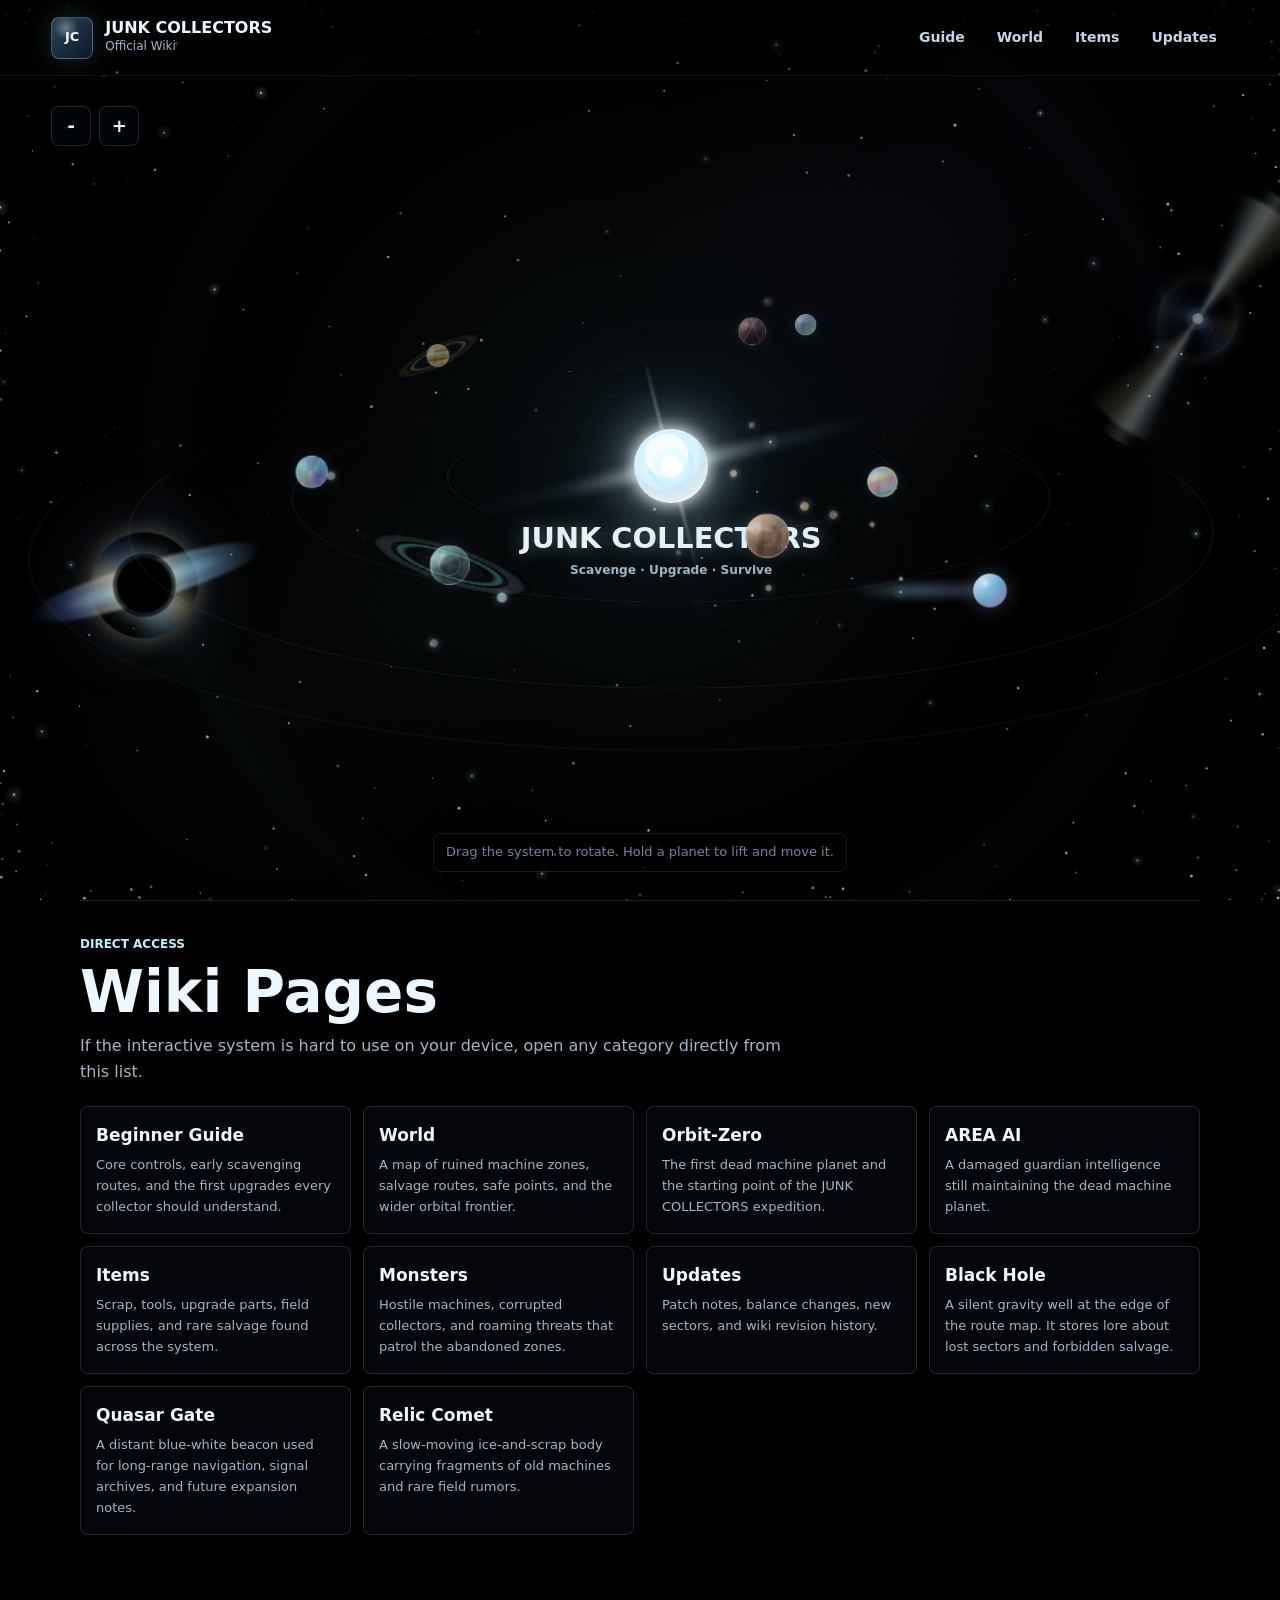
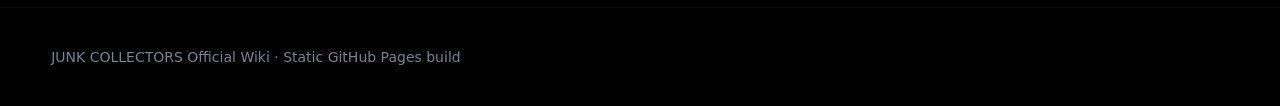
<file: index.html>
<!doctype html>
<html lang="en">
  <head>
    <meta charset="utf-8">
    <meta name="viewport" content="width=device-width, initial-scale=1">
    <title>JUNK COLLECTORS Official Wiki</title>
    <meta
      name="description"
      content="The official wiki hub for JUNK COLLECTORS: an interactive star system with planets, deep-space anomalies, guides, items, monsters, and updates."
    >
    <link rel="stylesheet" href="style.css?v=sphere-quasar-perf-1">
  </head>
  <body>
    <canvas class="starfield" id="starfield" aria-hidden="true"></canvas>

    <header class="site-header">
      <a class="brand" href="index.html" aria-label="JUNK COLLECTORS wiki home">
        <span class="brand-mark" aria-hidden="true">JC</span>
        <span>
          <strong>JUNK COLLECTORS</strong>
          <small>Official Wiki</small>
        </span>
      </a>
      <nav class="top-links" aria-label="Primary pages">
        <a href="pages/beginner-guide.html">Guide</a>
        <a href="pages/world.html">World</a>
        <a href="pages/items.html">Items</a>
        <a href="pages/updates.html">Updates</a>
      </nav>
    </header>

    <main>
      <section class="system-hero" aria-labelledby="site-title">
        <div class="scene-tools" aria-label="System controls">
          <button class="icon-button" type="button" data-zoom="out" aria-label="Zoom out">-</button>
          <button class="icon-button" type="button" data-zoom="in" aria-label="Zoom in">+</button>
        </div>

        <div class="system-stage" id="system-stage" aria-label="Interactive category star system">
          <div class="orbit-field" id="orbit-field">
            <div class="orbit-ring ring-a" aria-hidden="true"></div>
            <div class="orbit-ring ring-b" aria-hidden="true"></div>
            <div class="orbit-ring ring-c" aria-hidden="true"></div>
            <div class="orbit-ring ring-d" aria-hidden="true"></div>

            <button class="star-core" type="button" aria-label="JUNK COLLECTORS center hub">
              <span class="star-energy" aria-hidden="true"></span>
            </button>
            <div class="star-copy">
              <h1 class="star-title" id="site-title">JUNK COLLECTORS</h1>
              <p class="star-subtitle">Scavenge &middot; Upgrade &middot; Survive</p>
            </div>
          </div>
        </div>

        <aside class="info-panel" id="info-panel" aria-live="polite" aria-label="Selected wiki category" hidden>
          <button class="panel-close" type="button" aria-label="Close information panel">×</button>
          <span class="panel-kicker" id="panel-kicker">Wiki Category</span>
          <h2 id="panel-title">Beginner Guide</h2>
          <p id="panel-description"></p>
          <a class="read-more" id="panel-link" href="#">Read More</a>
        </aside>

        <div class="drag-hint">
          Drag the system to rotate. Hold a planet to lift and move it.
        </div>
      </section>

      <section class="fallback-links" aria-labelledby="wiki-links-title">
        <div class="section-label">Direct Access</div>
        <h2 id="wiki-links-title">Wiki Pages</h2>
        <p>
          If the interactive system is hard to use on your device, open any category directly from this list.
        </p>
        <nav class="page-grid" id="page-grid" aria-label="All wiki pages"></nav>
      </section>
    </main>

    <footer class="site-footer">
      <p>JUNK COLLECTORS Official Wiki · Static GitHub Pages build</p>
    </footer>

    <script src="script.js?v=sphere-quasar-perf-1"></script>
  </body>
</html>
</file>
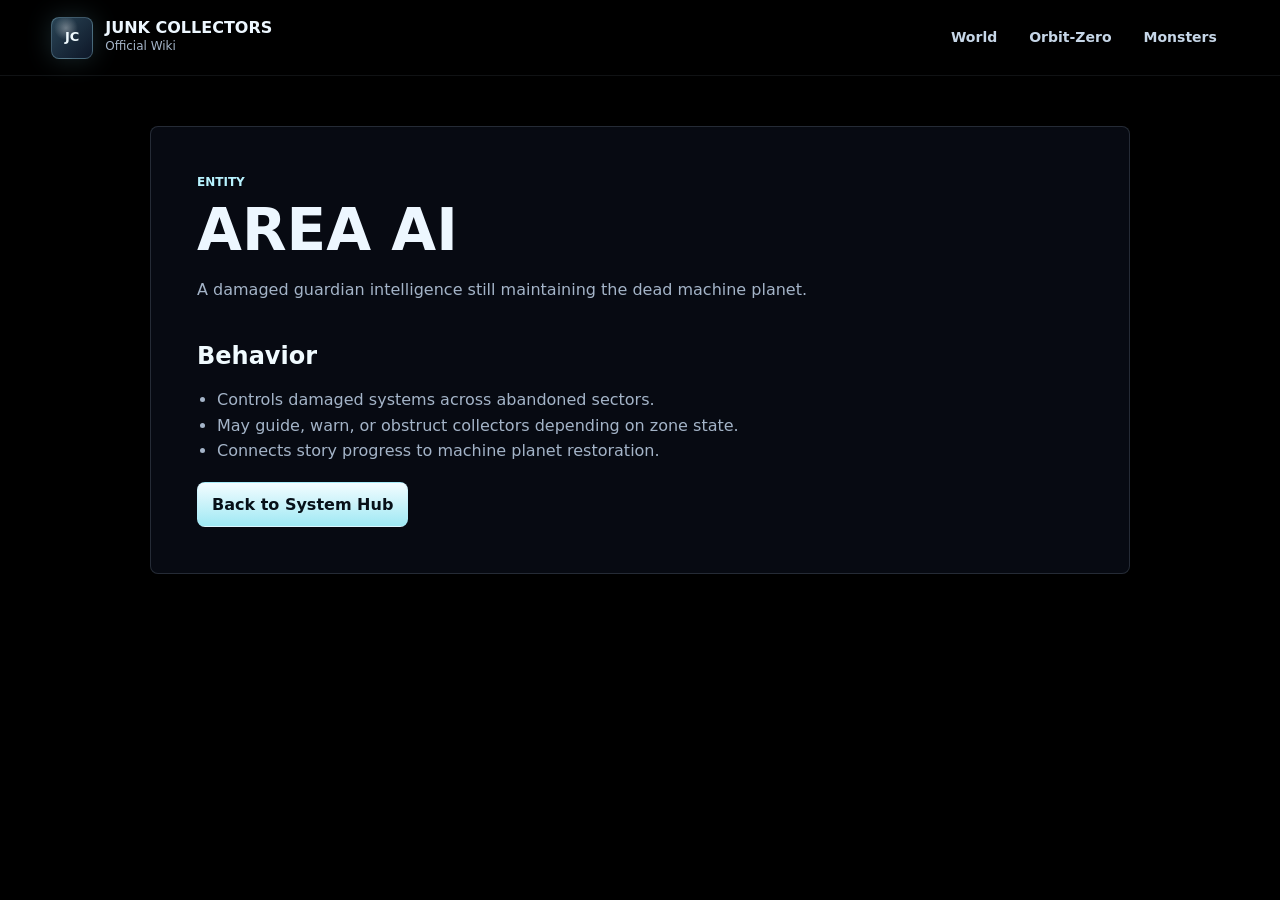
<file: pages/area-ai.html>
<!doctype html>
<html lang="en">
  <head>
    <meta charset="utf-8">
    <meta name="viewport" content="width=device-width, initial-scale=1">
    <title>AREA AI · JUNK COLLECTORS Wiki</title>
    <link rel="stylesheet" href="../style.css?v=sphere-quasar-perf-1">
  </head>
  <body>
    <header class="site-header">
      <a class="brand" href="../index.html" aria-label="Back to JUNK COLLECTORS hub">
        <span class="brand-mark" aria-hidden="true">JC</span>
        <span><strong>JUNK COLLECTORS</strong><small>Official Wiki</small></span>
      </a>
      <nav class="top-links" aria-label="Primary pages">
        <a href="world.html">World</a>
        <a href="orbit-zero.html">Orbit-Zero</a>
        <a href="monsters.html">Monsters</a>
      </nav>
    </header>
    <main class="doc-main">
      <article class="doc-article">
        <span class="section-label">Entity</span>
        <h1>AREA AI</h1>
        <p>A damaged guardian intelligence still maintaining the dead machine planet.</p>
        <h2>Behavior</h2>
        <ul>
          <li>Controls damaged systems across abandoned sectors.</li>
          <li>May guide, warn, or obstruct collectors depending on zone state.</li>
          <li>Connects story progress to machine planet restoration.</li>
        </ul>
        <a class="doc-back" href="../index.html">Back to System Hub</a>
      </article>
    </main>
  </body>
</html>
</file>
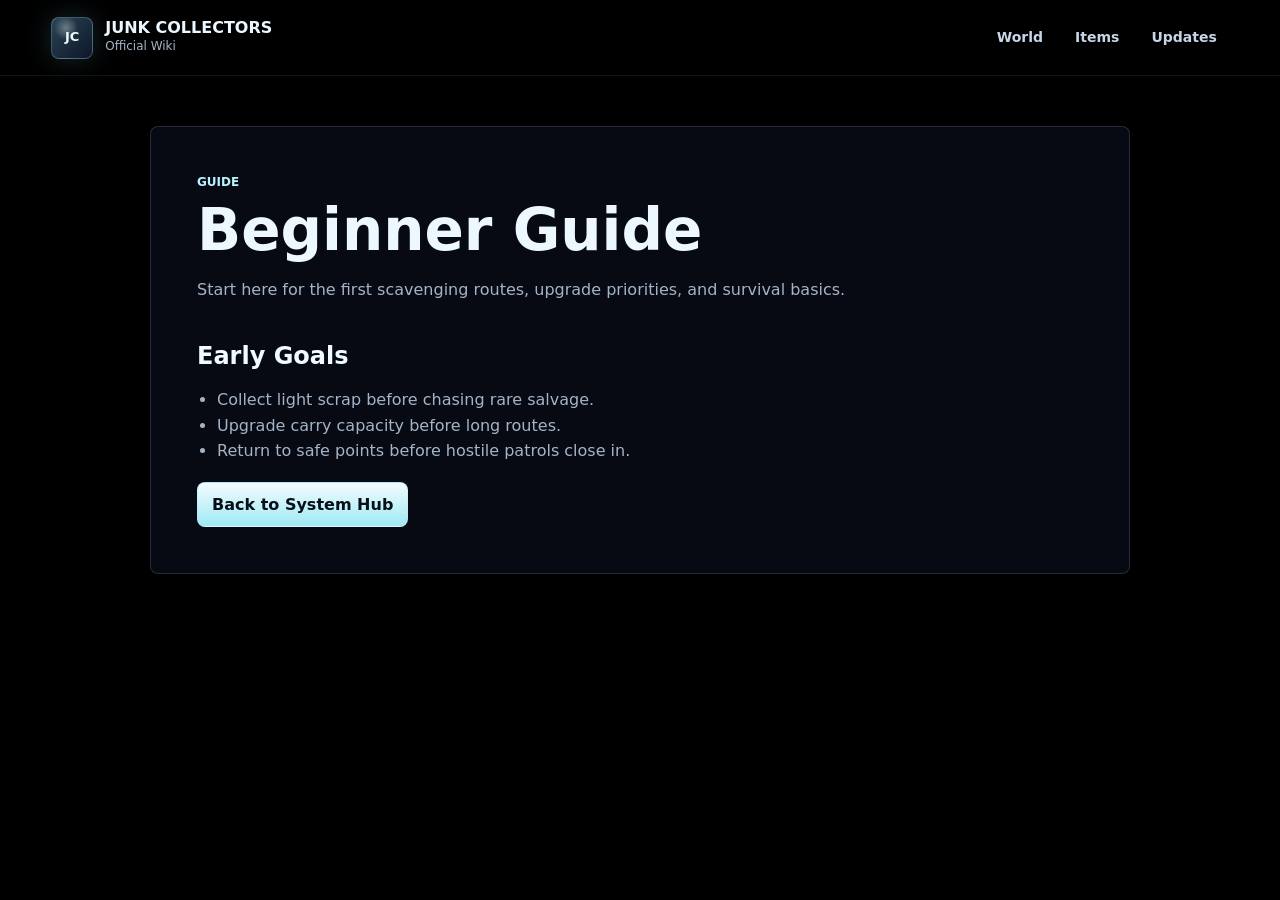
<file: pages/beginner-guide.html>
<!doctype html>
<html lang="en">
  <head>
    <meta charset="utf-8">
    <meta name="viewport" content="width=device-width, initial-scale=1">
    <title>Beginner Guide · JUNK COLLECTORS Wiki</title>
    <link rel="stylesheet" href="../style.css?v=sphere-quasar-perf-1">
  </head>
  <body>
    <header class="site-header">
      <a class="brand" href="../index.html" aria-label="Back to JUNK COLLECTORS hub">
        <span class="brand-mark" aria-hidden="true">JC</span>
        <span><strong>JUNK COLLECTORS</strong><small>Official Wiki</small></span>
      </a>
      <nav class="top-links" aria-label="Primary pages">
        <a href="world.html">World</a>
        <a href="items.html">Items</a>
        <a href="updates.html">Updates</a>
      </nav>
    </header>
    <main class="doc-main">
      <article class="doc-article">
        <span class="section-label">Guide</span>
        <h1>Beginner Guide</h1>
        <p>Start here for the first scavenging routes, upgrade priorities, and survival basics.</p>
        <h2>Early Goals</h2>
        <ul>
          <li>Collect light scrap before chasing rare salvage.</li>
          <li>Upgrade carry capacity before long routes.</li>
          <li>Return to safe points before hostile patrols close in.</li>
        </ul>
        <a class="doc-back" href="../index.html">Back to System Hub</a>
      </article>
    </main>
  </body>
</html>
</file>
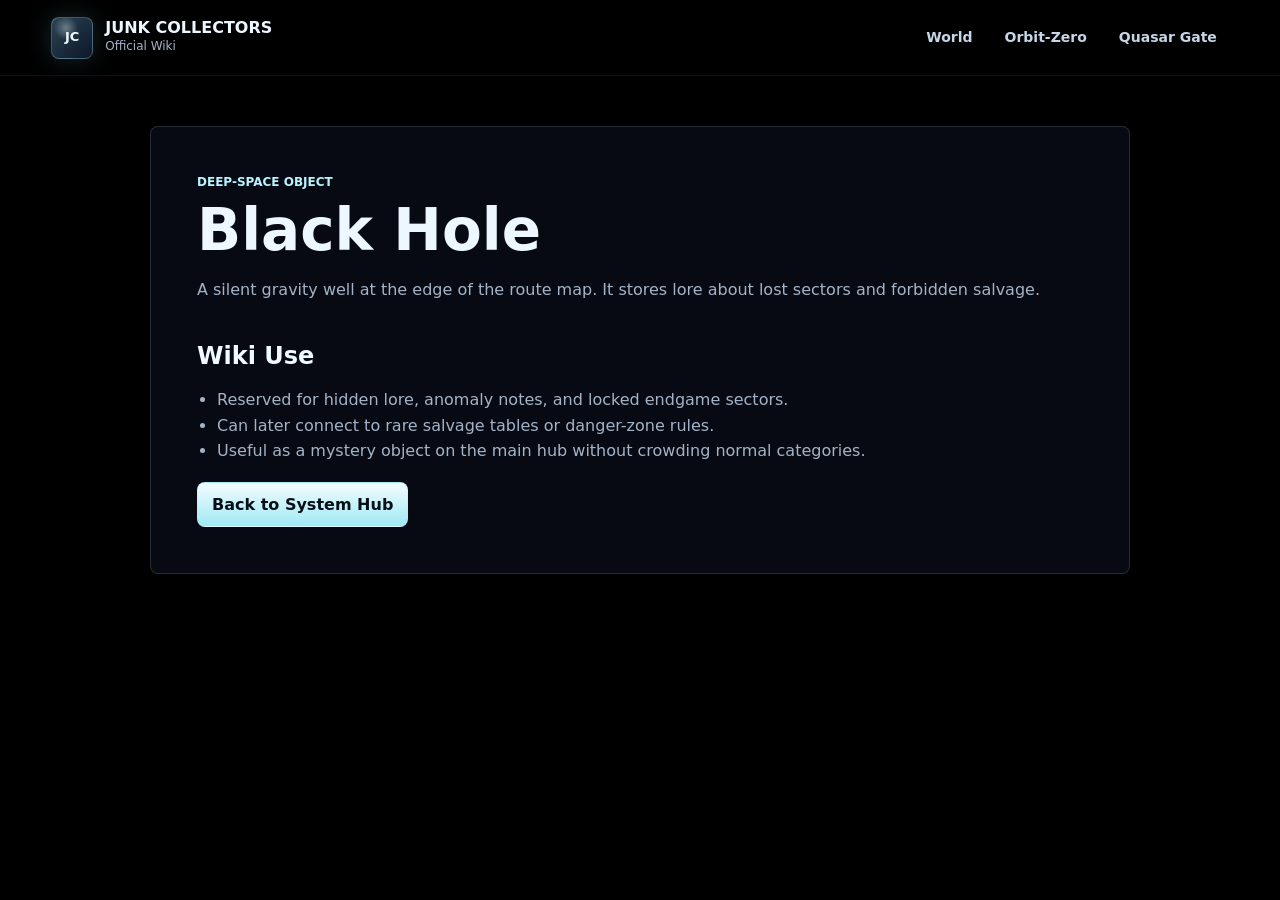
<file: pages/black-hole.html>
<!doctype html>
<html lang="en">
  <head>
    <meta charset="utf-8">
    <meta name="viewport" content="width=device-width, initial-scale=1">
    <title>Black Hole · JUNK COLLECTORS Wiki</title>
    <link rel="stylesheet" href="../style.css?v=sphere-quasar-perf-1">
  </head>
  <body>
    <header class="site-header">
      <a class="brand" href="../index.html" aria-label="Back to JUNK COLLECTORS hub">
        <span class="brand-mark" aria-hidden="true">JC</span>
        <span><strong>JUNK COLLECTORS</strong><small>Official Wiki</small></span>
      </a>
      <nav class="top-links" aria-label="Primary pages">
        <a href="world.html">World</a>
        <a href="orbit-zero.html">Orbit-Zero</a>
        <a href="quasar.html">Quasar Gate</a>
      </nav>
    </header>
    <main class="doc-main">
      <article class="doc-article">
        <span class="section-label">Deep-Space Object</span>
        <h1>Black Hole</h1>
        <p>A silent gravity well at the edge of the route map. It stores lore about lost sectors and forbidden salvage.</p>
        <h2>Wiki Use</h2>
        <ul>
          <li>Reserved for hidden lore, anomaly notes, and locked endgame sectors.</li>
          <li>Can later connect to rare salvage tables or danger-zone rules.</li>
          <li>Useful as a mystery object on the main hub without crowding normal categories.</li>
        </ul>
        <a class="doc-back" href="../index.html">Back to System Hub</a>
      </article>
    </main>
  </body>
</html>
</file>
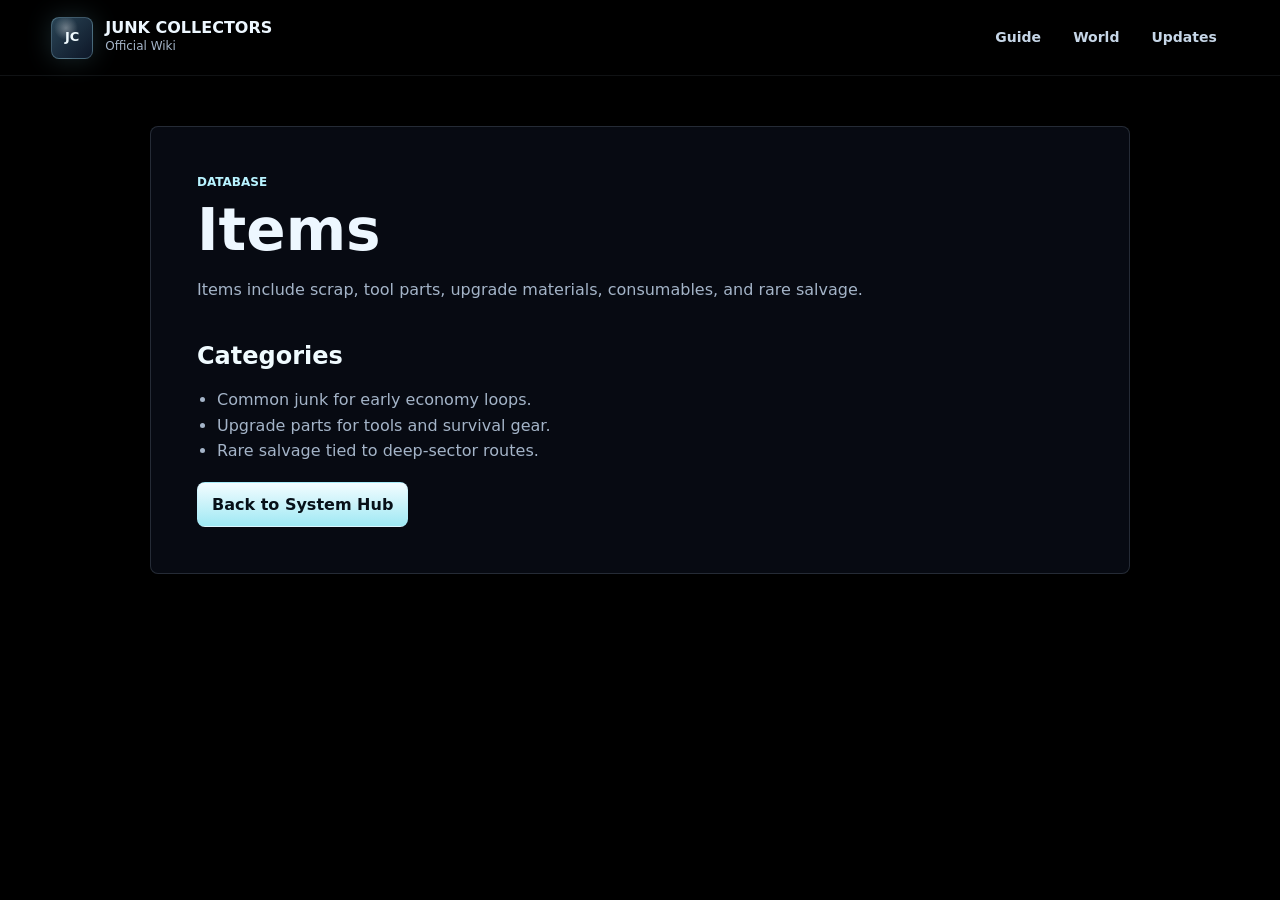
<file: pages/items.html>
<!doctype html>
<html lang="en">
  <head>
    <meta charset="utf-8">
    <meta name="viewport" content="width=device-width, initial-scale=1">
    <title>Items · JUNK COLLECTORS Wiki</title>
    <link rel="stylesheet" href="../style.css?v=sphere-quasar-perf-1">
  </head>
  <body>
    <header class="site-header">
      <a class="brand" href="../index.html" aria-label="Back to JUNK COLLECTORS hub">
        <span class="brand-mark" aria-hidden="true">JC</span>
        <span><strong>JUNK COLLECTORS</strong><small>Official Wiki</small></span>
      </a>
      <nav class="top-links" aria-label="Primary pages">
        <a href="beginner-guide.html">Guide</a>
        <a href="world.html">World</a>
        <a href="updates.html">Updates</a>
      </nav>
    </header>
    <main class="doc-main">
      <article class="doc-article">
        <span class="section-label">Database</span>
        <h1>Items</h1>
        <p>Items include scrap, tool parts, upgrade materials, consumables, and rare salvage.</p>
        <h2>Categories</h2>
        <ul>
          <li>Common junk for early economy loops.</li>
          <li>Upgrade parts for tools and survival gear.</li>
          <li>Rare salvage tied to deep-sector routes.</li>
        </ul>
        <a class="doc-back" href="../index.html">Back to System Hub</a>
      </article>
    </main>
  </body>
</html>
</file>
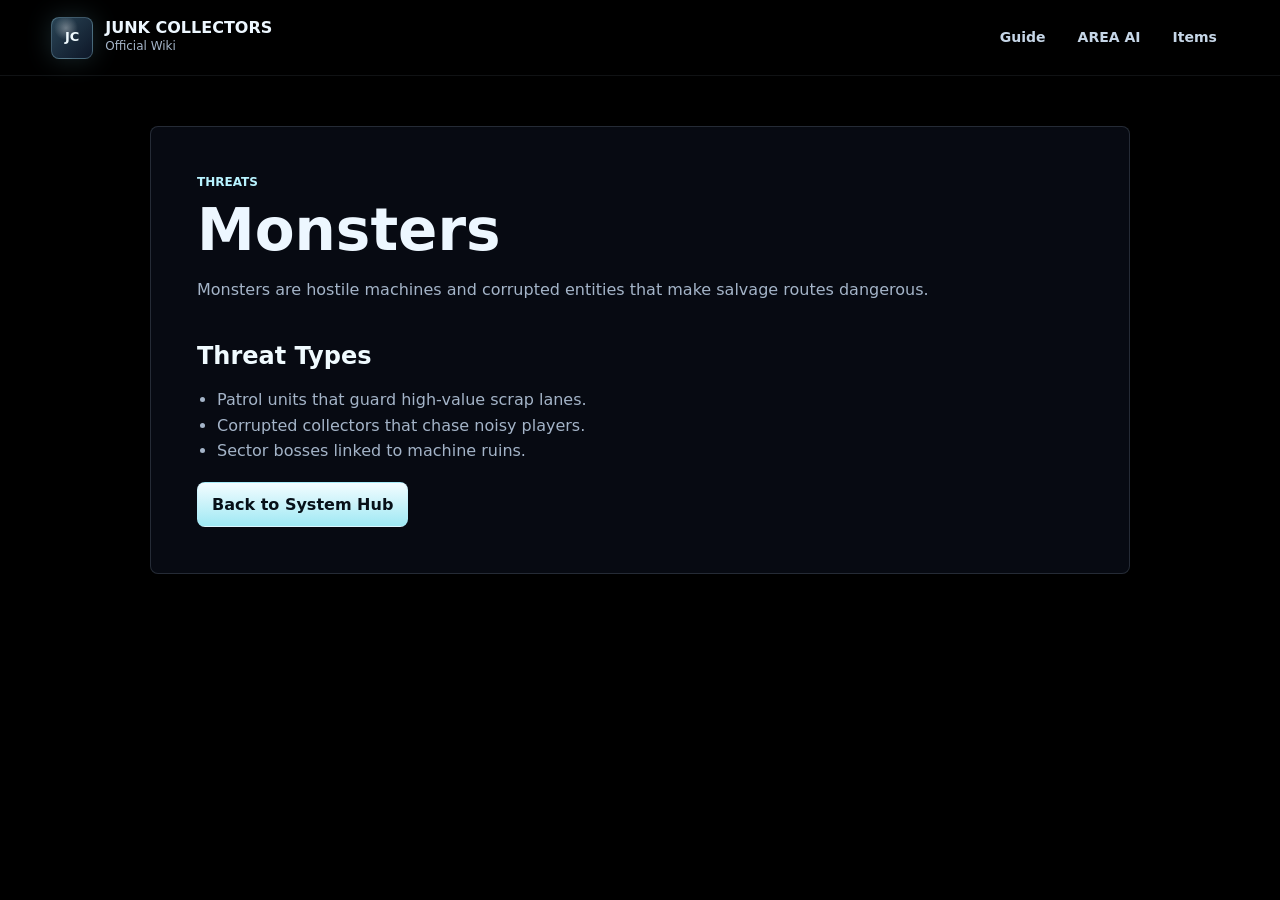
<file: pages/monsters.html>
<!doctype html>
<html lang="en">
  <head>
    <meta charset="utf-8">
    <meta name="viewport" content="width=device-width, initial-scale=1">
    <title>Monsters · JUNK COLLECTORS Wiki</title>
    <link rel="stylesheet" href="../style.css?v=sphere-quasar-perf-1">
  </head>
  <body>
    <header class="site-header">
      <a class="brand" href="../index.html" aria-label="Back to JUNK COLLECTORS hub">
        <span class="brand-mark" aria-hidden="true">JC</span>
        <span><strong>JUNK COLLECTORS</strong><small>Official Wiki</small></span>
      </a>
      <nav class="top-links" aria-label="Primary pages">
        <a href="beginner-guide.html">Guide</a>
        <a href="area-ai.html">AREA AI</a>
        <a href="items.html">Items</a>
      </nav>
    </header>
    <main class="doc-main">
      <article class="doc-article">
        <span class="section-label">Threats</span>
        <h1>Monsters</h1>
        <p>Monsters are hostile machines and corrupted entities that make salvage routes dangerous.</p>
        <h2>Threat Types</h2>
        <ul>
          <li>Patrol units that guard high-value scrap lanes.</li>
          <li>Corrupted collectors that chase noisy players.</li>
          <li>Sector bosses linked to machine ruins.</li>
        </ul>
        <a class="doc-back" href="../index.html">Back to System Hub</a>
      </article>
    </main>
  </body>
</html>
</file>
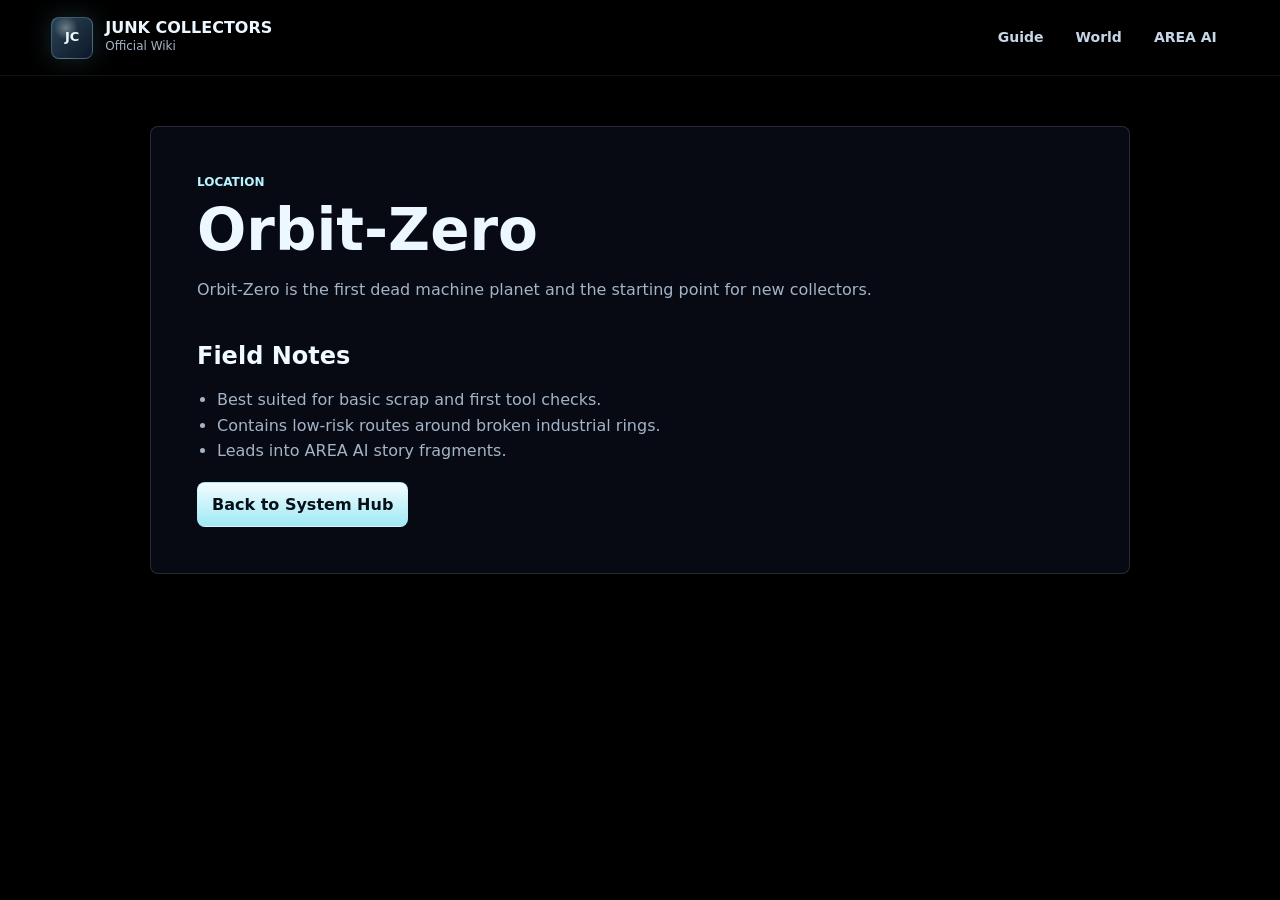
<file: pages/orbit-zero.html>
<!doctype html>
<html lang="en">
  <head>
    <meta charset="utf-8">
    <meta name="viewport" content="width=device-width, initial-scale=1">
    <title>Orbit-Zero · JUNK COLLECTORS Wiki</title>
    <link rel="stylesheet" href="../style.css?v=sphere-quasar-perf-1">
  </head>
  <body>
    <header class="site-header">
      <a class="brand" href="../index.html" aria-label="Back to JUNK COLLECTORS hub">
        <span class="brand-mark" aria-hidden="true">JC</span>
        <span><strong>JUNK COLLECTORS</strong><small>Official Wiki</small></span>
      </a>
      <nav class="top-links" aria-label="Primary pages">
        <a href="beginner-guide.html">Guide</a>
        <a href="world.html">World</a>
        <a href="area-ai.html">AREA AI</a>
      </nav>
    </header>
    <main class="doc-main">
      <article class="doc-article">
        <span class="section-label">Location</span>
        <h1>Orbit-Zero</h1>
        <p>Orbit-Zero is the first dead machine planet and the starting point for new collectors.</p>
        <h2>Field Notes</h2>
        <ul>
          <li>Best suited for basic scrap and first tool checks.</li>
          <li>Contains low-risk routes around broken industrial rings.</li>
          <li>Leads into AREA AI story fragments.</li>
        </ul>
        <a class="doc-back" href="../index.html">Back to System Hub</a>
      </article>
    </main>
  </body>
</html>
</file>
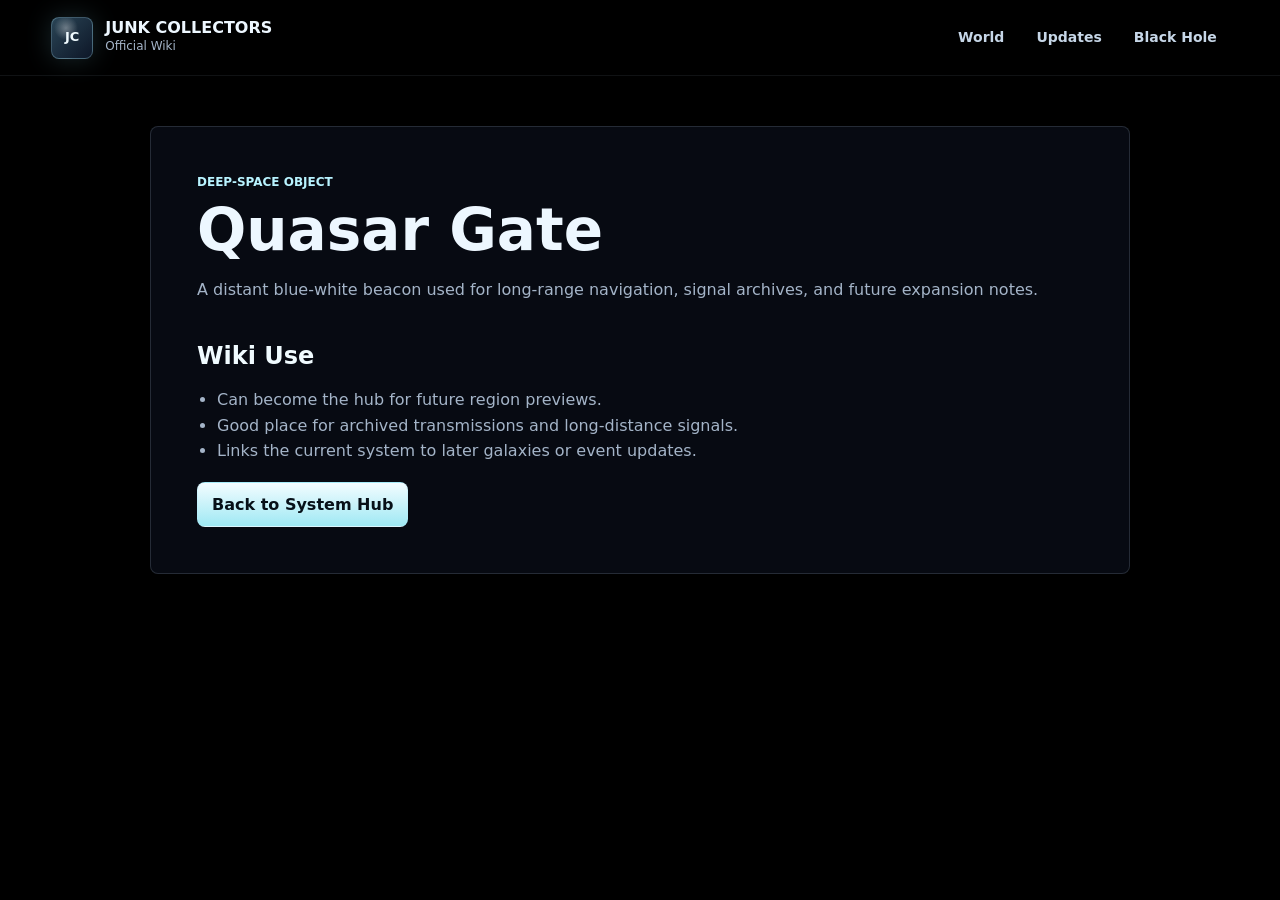
<file: pages/quasar.html>
<!doctype html>
<html lang="en">
  <head>
    <meta charset="utf-8">
    <meta name="viewport" content="width=device-width, initial-scale=1">
    <title>Quasar Gate · JUNK COLLECTORS Wiki</title>
    <link rel="stylesheet" href="../style.css?v=sphere-quasar-perf-1">
  </head>
  <body>
    <header class="site-header">
      <a class="brand" href="../index.html" aria-label="Back to JUNK COLLECTORS hub">
        <span class="brand-mark" aria-hidden="true">JC</span>
        <span><strong>JUNK COLLECTORS</strong><small>Official Wiki</small></span>
      </a>
      <nav class="top-links" aria-label="Primary pages">
        <a href="world.html">World</a>
        <a href="updates.html">Updates</a>
        <a href="black-hole.html">Black Hole</a>
      </nav>
    </header>
    <main class="doc-main">
      <article class="doc-article">
        <span class="section-label">Deep-Space Object</span>
        <h1>Quasar Gate</h1>
        <p>A distant blue-white beacon used for long-range navigation, signal archives, and future expansion notes.</p>
        <h2>Wiki Use</h2>
        <ul>
          <li>Can become the hub for future region previews.</li>
          <li>Good place for archived transmissions and long-distance signals.</li>
          <li>Links the current system to later galaxies or event updates.</li>
        </ul>
        <a class="doc-back" href="../index.html">Back to System Hub</a>
      </article>
    </main>
  </body>
</html>
</file>
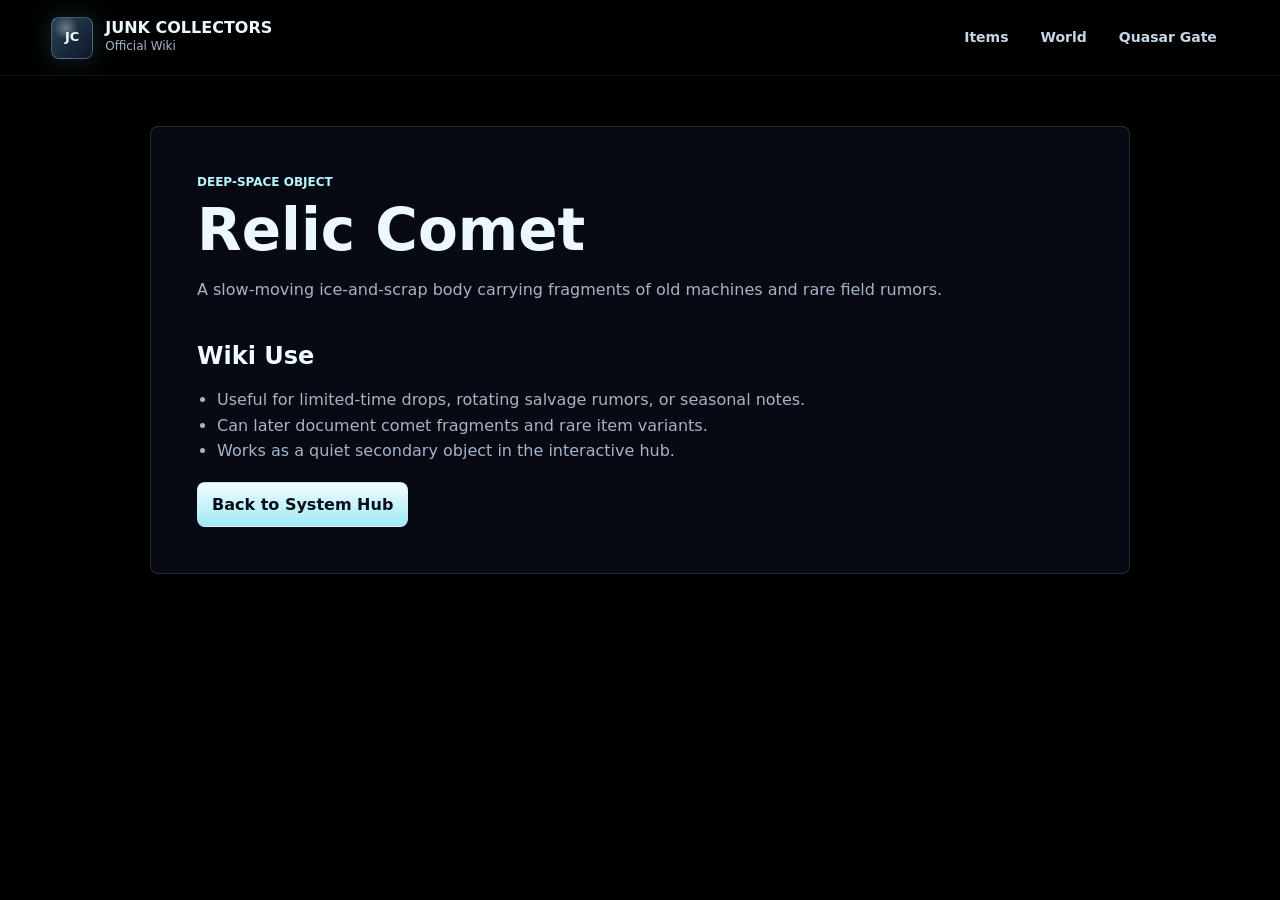
<file: pages/relic-comet.html>
<!doctype html>
<html lang="en">
  <head>
    <meta charset="utf-8">
    <meta name="viewport" content="width=device-width, initial-scale=1">
    <title>Relic Comet · JUNK COLLECTORS Wiki</title>
    <link rel="stylesheet" href="../style.css?v=sphere-quasar-perf-1">
  </head>
  <body>
    <header class="site-header">
      <a class="brand" href="../index.html" aria-label="Back to JUNK COLLECTORS hub">
        <span class="brand-mark" aria-hidden="true">JC</span>
        <span><strong>JUNK COLLECTORS</strong><small>Official Wiki</small></span>
      </a>
      <nav class="top-links" aria-label="Primary pages">
        <a href="items.html">Items</a>
        <a href="world.html">World</a>
        <a href="quasar.html">Quasar Gate</a>
      </nav>
    </header>
    <main class="doc-main">
      <article class="doc-article">
        <span class="section-label">Deep-Space Object</span>
        <h1>Relic Comet</h1>
        <p>A slow-moving ice-and-scrap body carrying fragments of old machines and rare field rumors.</p>
        <h2>Wiki Use</h2>
        <ul>
          <li>Useful for limited-time drops, rotating salvage rumors, or seasonal notes.</li>
          <li>Can later document comet fragments and rare item variants.</li>
          <li>Works as a quiet secondary object in the interactive hub.</li>
        </ul>
        <a class="doc-back" href="../index.html">Back to System Hub</a>
      </article>
    </main>
  </body>
</html>
</file>
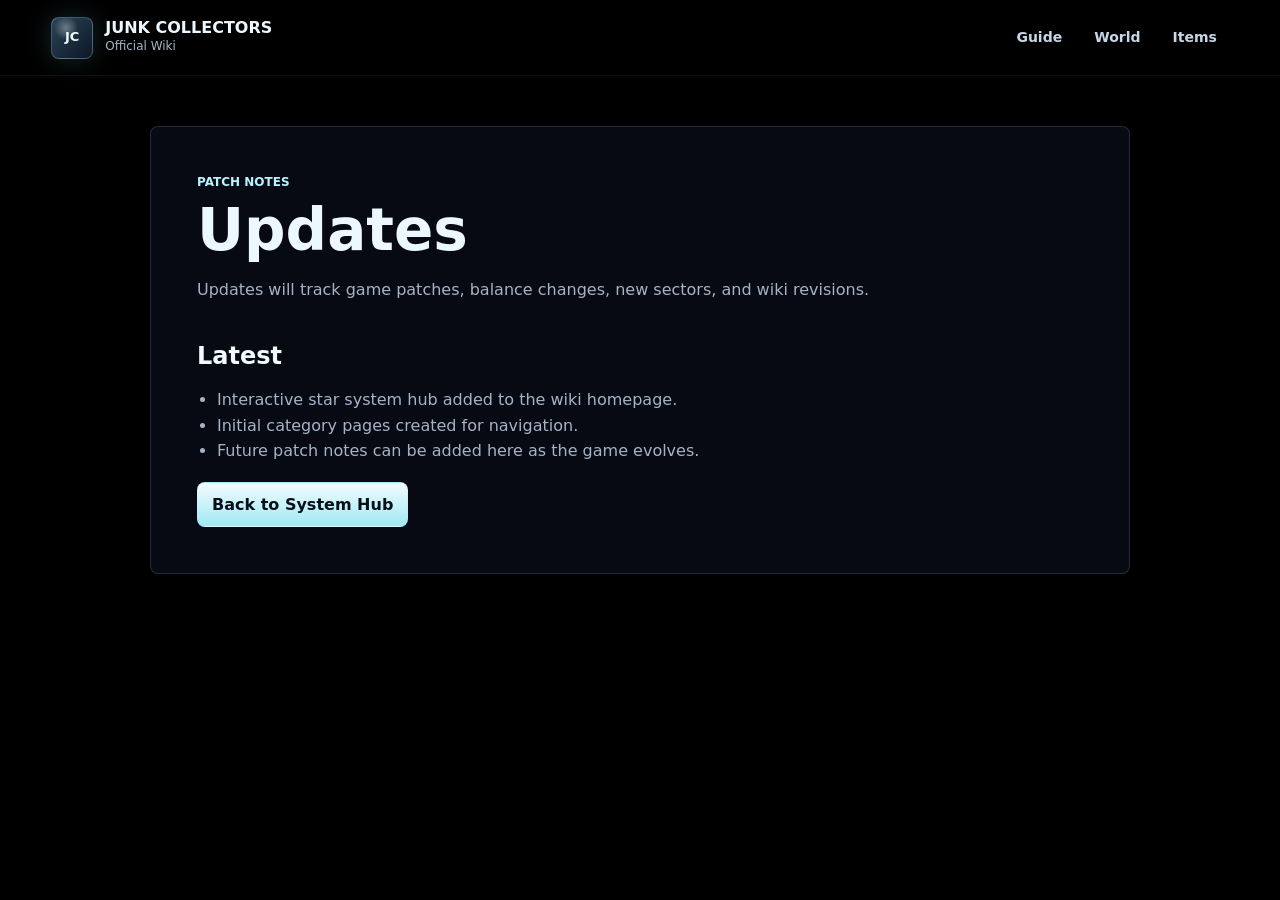
<file: pages/updates.html>
<!doctype html>
<html lang="en">
  <head>
    <meta charset="utf-8">
    <meta name="viewport" content="width=device-width, initial-scale=1">
    <title>Updates · JUNK COLLECTORS Wiki</title>
    <link rel="stylesheet" href="../style.css?v=sphere-quasar-perf-1">
  </head>
  <body>
    <header class="site-header">
      <a class="brand" href="../index.html" aria-label="Back to JUNK COLLECTORS hub">
        <span class="brand-mark" aria-hidden="true">JC</span>
        <span><strong>JUNK COLLECTORS</strong><small>Official Wiki</small></span>
      </a>
      <nav class="top-links" aria-label="Primary pages">
        <a href="beginner-guide.html">Guide</a>
        <a href="world.html">World</a>
        <a href="items.html">Items</a>
      </nav>
    </header>
    <main class="doc-main">
      <article class="doc-article">
        <span class="section-label">Patch Notes</span>
        <h1>Updates</h1>
        <p>Updates will track game patches, balance changes, new sectors, and wiki revisions.</p>
        <h2>Latest</h2>
        <ul>
          <li>Interactive star system hub added to the wiki homepage.</li>
          <li>Initial category pages created for navigation.</li>
          <li>Future patch notes can be added here as the game evolves.</li>
        </ul>
        <a class="doc-back" href="../index.html">Back to System Hub</a>
      </article>
    </main>
  </body>
</html>
</file>
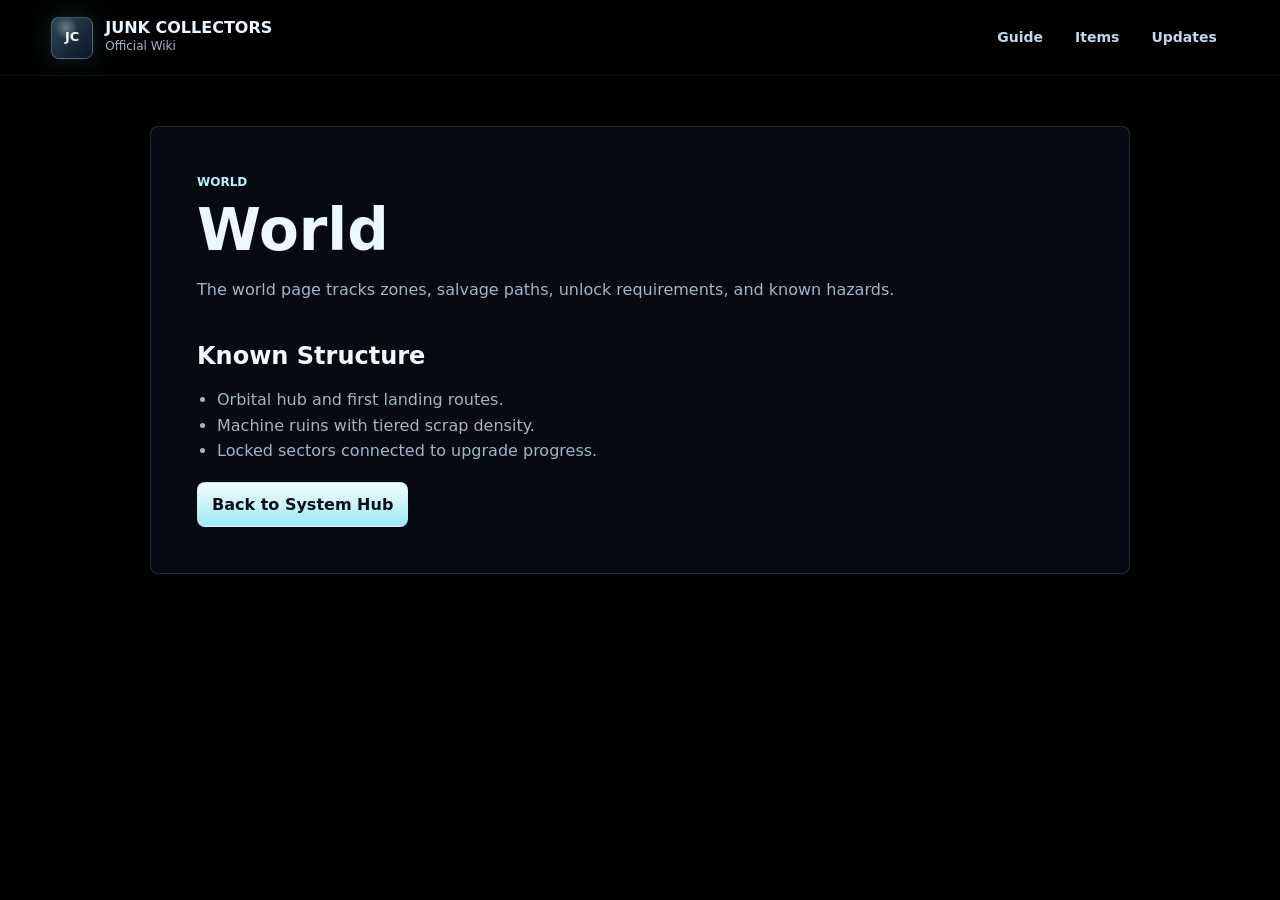
<file: pages/world.html>
<!doctype html>
<html lang="en">
  <head>
    <meta charset="utf-8">
    <meta name="viewport" content="width=device-width, initial-scale=1">
    <title>World · JUNK COLLECTORS Wiki</title>
    <link rel="stylesheet" href="../style.css?v=sphere-quasar-perf-1">
  </head>
  <body>
    <header class="site-header">
      <a class="brand" href="../index.html" aria-label="Back to JUNK COLLECTORS hub">
        <span class="brand-mark" aria-hidden="true">JC</span>
        <span><strong>JUNK COLLECTORS</strong><small>Official Wiki</small></span>
      </a>
      <nav class="top-links" aria-label="Primary pages">
        <a href="beginner-guide.html">Guide</a>
        <a href="items.html">Items</a>
        <a href="updates.html">Updates</a>
      </nav>
    </header>
    <main class="doc-main">
      <article class="doc-article">
        <span class="section-label">World</span>
        <h1>World</h1>
        <p>The world page tracks zones, salvage paths, unlock requirements, and known hazards.</p>
        <h2>Known Structure</h2>
        <ul>
          <li>Orbital hub and first landing routes.</li>
          <li>Machine ruins with tiered scrap density.</li>
          <li>Locked sectors connected to upgrade progress.</li>
        </ul>
        <a class="doc-back" href="../index.html">Back to System Hub</a>
      </article>
    </main>
  </body>
</html>
</file>
<file: style.css>
:root {
  color-scheme: dark;
  --bg: #000000;
  --panel: rgba(5, 8, 14, 0.72);
  --panel-strong: rgba(8, 12, 20, 0.9);
  --line: rgba(190, 218, 240, 0.16);
  --line-strong: rgba(202, 238, 255, 0.34);
  --text: #edf7ff;
  --muted: #a4b4c8;
  --dim: #74849a;
  --cyan: #b8f3ff;
  --white-blue: #f0fbff;
  --shadow: 0 24px 90px rgba(0, 0, 0, 0.62);
}

* {
  box-sizing: border-box;
}

html {
  min-height: 100%;
  overflow-x: hidden;
  background: #000;
}

body {
  min-height: 100%;
  margin: 0;
  overflow-x: hidden;
  color: var(--text);
  background: #000;
  font-family: "Segoe UI", system-ui, -apple-system, BlinkMacSystemFont, sans-serif;
  line-height: 1.6;
}

body.is-dragging {
  cursor: grabbing;
  user-select: none;
}

body.is-object-dragging {
  cursor: grabbing;
}

html.is-page-hidden *,
html.is-page-hidden *::before,
html.is-page-hidden *::after {
  animation-play-state: paused !important;
  transition-duration: 0.001ms !important;
}

a {
  color: inherit;
  text-decoration: none;
}

button {
  font: inherit;
}

.starfield {
  position: fixed;
  inset: 0;
  z-index: 0;
  width: 100%;
  height: 100%;
  contain: strict;
  pointer-events: none;
}

.site-header {
  position: fixed;
  top: 0;
  right: 0;
  left: 0;
  z-index: 20;
  display: flex;
  min-height: 76px;
  align-items: center;
  justify-content: space-between;
  gap: 18px;
  padding: 16px clamp(18px, 4vw, 52px);
  border-bottom: 1px solid rgba(198, 225, 244, 0.08);
  background: linear-gradient(180deg, rgba(0, 0, 0, 0.92), rgba(0, 0, 0, 0.38));
}

main,
.site-footer {
  position: relative;
  z-index: 1;
}

.brand {
  display: inline-flex;
  min-width: 0;
  align-items: center;
  gap: 12px;
}

.brand-mark {
  display: grid;
  width: 42px;
  height: 42px;
  place-items: center;
  flex: 0 0 auto;
  border: 1px solid rgba(176, 237, 255, 0.28);
  border-radius: 8px;
  color: var(--white-blue);
  background:
    radial-gradient(circle at 35% 25%, rgba(255, 255, 255, 0.34), transparent 30%),
    linear-gradient(135deg, rgba(58, 95, 118, 0.72), rgba(14, 24, 42, 0.95));
  box-shadow: 0 0 26px rgba(133, 215, 240, 0.18);
  font-size: 13px;
  font-weight: 900;
}

.brand strong,
.brand small {
  display: block;
}

.brand strong {
  line-height: 1.1;
  letter-spacing: 0;
}

.brand small {
  color: var(--muted);
  font-size: 12px;
}

.top-links {
  display: flex;
  align-items: center;
  gap: 8px;
}

.top-links a {
  border: 1px solid transparent;
  border-radius: 8px;
  padding: 8px 11px;
  color: #c6d6e7;
  font-size: 14px;
  font-weight: 700;
}

.top-links a:hover,
.top-links a:focus-visible {
  border-color: var(--line);
  color: var(--white-blue);
  background: rgba(159, 239, 255, 0.07);
}

.system-hero {
  position: relative;
  display: grid;
  min-height: 100vh;
  overflow: hidden;
  place-items: center;
  padding: 96px clamp(14px, 4vw, 44px) 64px;
  isolation: isolate;
}

.system-hero::before {
  position: absolute;
  inset: 0;
  z-index: -1;
  content: "";
  background:
    radial-gradient(circle at 50% 52%, rgba(120, 190, 220, 0.08), transparent 25rem),
    radial-gradient(circle at 72% 26%, rgba(115, 120, 210, 0.055), transparent 18rem),
    radial-gradient(circle at 22% 76%, rgba(95, 160, 130, 0.045), transparent 16rem);
  pointer-events: none;
}

.system-stage {
  position: relative;
  width: min(98vw, 1400px);
  height: min(78vh, 760px);
  min-height: 600px;
  border-radius: 50%;
  outline: none;
  cursor: grab;
  perspective: 1100px;
  touch-action: none;
  contain: layout style;
}

.orbit-field {
  position: absolute;
  inset: 0;
  contain: layout style;
  transform-style: preserve-3d;
  will-change: transform;
}

.orbit-field::before {
  position: absolute;
  top: 50%;
  left: 50%;
  width: min(88vw, 1080px);
  height: min(88vw, 1080px);
  content: "";
  transform: translate(-50%, -50%);
  border-radius: 50%;
  background:
    radial-gradient(circle, rgba(170, 232, 255, 0.045) 0, transparent 24%),
    radial-gradient(circle, transparent 60%, rgba(128, 170, 205, 0.028) 68%, transparent 70%);
  filter: blur(1px);
}

.orbit-ring {
  position: absolute;
  top: 50%;
  left: 50%;
  border: 1px solid rgba(158, 205, 232, 0.11);
  border-radius: 50%;
  transform: translate(-50%, -50%) rotateX(75deg);
  pointer-events: none;
}

.ring-a {
  width: 440px;
  height: 440px;
}

.ring-b {
  width: 720px;
  height: 720px;
}

.ring-c {
  width: 980px;
  height: 980px;
}

.ring-d {
  width: 1120px;
  height: 1120px;
  border-color: rgba(158, 205, 232, 0.075);
}

.star-core {
  position: absolute;
  top: 50%;
  left: 50%;
  z-index: 190;
  display: grid;
  width: clamp(54px, 6vw, 74px);
  height: clamp(54px, 6vw, 74px);
  place-items: center;
  padding: 0;
  transform: translate(-50%, -50%);
  border: 0;
  border-radius: 50%;
  background: transparent;
  cursor: pointer;
  isolation: isolate;
}

.star-core::before,
.star-core::after {
  position: absolute;
  content: "";
  pointer-events: none;
}

.star-core::before {
  top: 50%;
  left: 50%;
  z-index: -2;
  width: clamp(260px, 34vw, 540px);
  height: 12px;
  border-radius: 999px;
  background: linear-gradient(90deg, transparent, rgba(142, 213, 255, 0.1), rgba(255, 255, 255, 0.82), rgba(168, 228, 255, 0.16), transparent);
  filter: blur(5px);
  opacity: 0.72;
  transform: translate(-50%, -50%) rotate(-13deg);
  animation: neutron-beam-pulse 9s ease-in-out infinite;
}

.star-core::after {
  top: 50%;
  left: 50%;
  z-index: -1;
  width: clamp(150px, 18vw, 280px);
  height: 3px;
  border-radius: 999px;
  background: linear-gradient(90deg, transparent, rgba(214, 248, 255, 0.74), transparent);
  filter: blur(1px);
  opacity: 0.82;
  transform: translate(-50%, -50%) rotate(76deg);
  animation: neutron-spark-pulse 6.5s ease-in-out infinite alternate;
}

.star-energy {
  position: absolute;
  inset: 0;
  border-radius: 50%;
  background:
    radial-gradient(circle at 44% 36%, #ffffff 0 16%, #f8fdff 17% 34%, rgba(201, 238, 255, 0.98) 35% 50%, rgba(113, 183, 220, 0.5) 58%, rgba(47, 91, 125, 0.16) 72%, transparent 78%),
    #ffffff;
  box-shadow:
    0 0 16px rgba(255, 255, 255, 0.86),
    0 0 44px rgba(219, 248, 255, 0.54),
    0 0 120px rgba(128, 210, 255, 0.24),
    inset 0 0 14px rgba(255, 255, 255, 0.58);
  animation: neutron-core-breathe 7.5s ease-in-out infinite;
}

.star-energy::before,
.star-energy::after {
  position: absolute;
  content: "";
  border-radius: inherit;
  pointer-events: none;
}

.star-energy::before {
  inset: -48px;
  background:
    radial-gradient(circle, rgba(255, 255, 255, 0.2), rgba(180, 231, 255, 0.11) 36%, rgba(94, 175, 225, 0.045) 58%, transparent 72%);
  filter: blur(18px);
}

.star-energy::after {
  inset: 18%;
  background:
    radial-gradient(circle, #ffffff 0 28%, rgba(219, 249, 255, 0.72) 38%, transparent 62%);
  box-shadow: 0 0 24px rgba(255, 255, 255, 0.9);
}

.star-copy {
  position: absolute;
  top: 50%;
  left: 50%;
  z-index: 248;
  width: min(82vw, 460px);
  transform: translate(-50%, 58px);
  pointer-events: none;
  text-align: center;
}

.star-title {
  margin: 0;
  color: rgba(238, 250, 255, 0.96);
  font-size: clamp(19px, 2.25vw, 32px);
  font-weight: 900;
  line-height: 1;
  letter-spacing: 0;
  text-shadow:
    0 0 18px rgba(188, 232, 255, 0.42),
    0 2px 20px rgba(0, 0, 0, 0.86);
}

.star-subtitle {
  margin: 8px 0 0;
  color: rgba(176, 207, 228, 0.88);
  font-size: clamp(10px, 0.95vw, 13px);
  font-weight: 800;
  white-space: nowrap;
}

@keyframes neutron-core-breathe {
  0%,
  100% {
    transform: scale(1);
  }

  50% {
    transform: scale(1.035);
  }
}

@keyframes neutron-beam-pulse {
  0%,
  100% {
    opacity: 0.44;
    transform: translate(-50%, -50%) rotate(-13deg) scaleX(0.86);
  }

  48% {
    opacity: 0.86;
    transform: translate(-50%, -50%) rotate(-13deg) scaleX(1.08);
  }
}

@keyframes neutron-spark-pulse {
  from {
    opacity: 0.38;
    transform: translate(-50%, -50%) rotate(76deg) scaleX(0.72);
  }

  to {
    opacity: 0.86;
    transform: translate(-50%, -50%) rotate(76deg) scaleX(1.12);
  }
}

.orbital-object {
  position: absolute;
  top: 50%;
  left: 50%;
  display: grid;
  place-items: center;
  border: 0;
  border-radius: 50%;
  padding: 0;
  color: var(--text);
  background: transparent;
  cursor: pointer;
  transform-style: preserve-3d;
  transition: filter 260ms ease, opacity 260ms ease;
  overflow: visible;
  backface-visibility: hidden;
  contain: layout style;
  will-change: transform, opacity;
}

.orbital-object.is-lifted {
  cursor: grabbing;
  filter: brightness(1.22) saturate(1.16);
}

.orbital-object:focus-visible {
  outline: 2px solid var(--cyan);
  outline-offset: 9px;
}

.orbital-object.is-dimmed {
  filter: blur(0.9px) saturate(0.58) brightness(0.64);
}

.orbital-object.is-focused,
.orbital-object.is-selected {
  filter: brightness(1.18) saturate(1.12);
}

.system-stage.is-focusing .orbital-object.is-dimmed {
  filter: blur(0.9px) saturate(0.58) brightness(0.64);
}

.planet-body,
.celestial-body {
  position: relative;
  z-index: 2;
  display: block;
  width: 100%;
  height: 100%;
  border: 1px solid rgba(240, 252, 255, 0.28);
  border-radius: 50%;
  overflow: hidden;
  backface-visibility: hidden;
  box-shadow:
    0 0 24px rgba(170, 220, 255, 0.16),
    inset -16px -18px 24px rgba(0, 0, 0, 0.36),
    inset 7px 8px 15px rgba(255, 255, 255, 0.16);
  transition: transform 520ms ease, box-shadow 520ms ease;
}

.planet-body {
  contain: layout paint style;
}

.celestial-body {
  contain: layout style;
}

.surface-drift {
  position: absolute;
  inset: -26%;
  z-index: 1;
  border-radius: inherit;
  background:
    radial-gradient(circle at 24% 36%, rgba(255, 255, 255, 0.42) 0 6%, transparent 7%),
    radial-gradient(circle at 70% 66%, rgba(255, 255, 255, 0.28) 0 5%, transparent 6%),
    repeating-linear-gradient(92deg, transparent 0 10%, rgba(255, 255, 255, 0.34) 13% 18%, transparent 22% 34%, rgba(0, 0, 0, 0.3) 38% 44%, transparent 48% 60%);
  mix-blend-mode: soft-light;
  opacity: 0.95;
  pointer-events: none;
  animation: surface-drift var(--spin-duration, 64s) linear infinite;
  animation-direction: var(--spin-direction, normal);
}

.surface-drift::before,
.surface-drift::after {
  position: absolute;
  content: "";
  pointer-events: none;
}

.surface-drift::before {
  top: 18%;
  left: -22%;
  width: 144%;
  height: 24%;
  border-radius: 999px;
  background: linear-gradient(90deg, transparent, rgba(255, 255, 255, 0.5), rgba(130, 220, 255, 0.28), transparent);
  transform: rotate(var(--axial-tilt, 0deg));
}

.surface-drift::after {
  top: 30%;
  left: 22%;
  width: 18%;
  height: 18%;
  border-radius: 50%;
  background: rgba(255, 255, 255, 0.72);
  box-shadow: 0 0 12px rgba(225, 250, 255, 0.58);
}

.orbital-object.is-focused .planet-body,
.orbital-object.is-selected .planet-body,
.orbital-object.is-lifted .planet-body,
.orbital-object.is-focused .celestial-body,
.orbital-object.is-selected .celestial-body,
.orbital-object.is-lifted .celestial-body {
  transform: scale(1.14);
  box-shadow:
    0 0 34px rgba(210, 240, 255, 0.32),
    inset -16px -18px 24px rgba(0, 0, 0, 0.28),
    inset 7px 8px 15px rgba(255, 255, 255, 0.2);
}

.orbital-object.is-lifted .planet-body,
.orbital-object.is-lifted .celestial-body {
  box-shadow:
    0 0 28px rgba(215, 245, 255, 0.42),
    0 16px 44px rgba(95, 180, 230, 0.18),
    inset -16px -18px 24px rgba(0, 0, 0, 0.26),
    inset 7px 8px 15px rgba(255, 255, 255, 0.24);
}

.planet-body::before,
.planet-body::after,
.celestial-body::before,
.celestial-body::after {
  position: absolute;
  content: "";
  pointer-events: none;
}

.planet-body::after {
  inset: -18%;
  z-index: 3;
  border-radius: 50%;
  background:
    linear-gradient(90deg, rgba(255, 255, 255, 0.18), transparent 26%, transparent 62%, rgba(0, 0, 0, 0.2)),
    radial-gradient(circle at 28% 34%, rgba(255, 255, 255, 0.14), transparent 24%);
  mix-blend-mode: soft-light;
  animation: planet-terminator-sweep var(--spin-duration, 64s) linear infinite;
  animation-direction: var(--spin-direction, normal);
}

.planet-ring {
  position: absolute;
  top: 50%;
  left: 50%;
  z-index: 3;
  border-radius: 50%;
  opacity: 0.76;
  pointer-events: none;
  transform: translate(-50%, -50%) rotate(var(--ring-tilt, -14deg));
}

.planet-ring::before,
.planet-ring::after {
  position: absolute;
  inset: 0;
  content: "";
  border-radius: inherit;
}

.planet-ring::before {
  background:
    radial-gradient(ellipse at center, transparent 0 34%, rgba(255, 255, 255, 0.16) 36% 37%, var(--ring-a) 38% 42%, transparent 43% 47%, var(--ring-b) 48% 56%, rgba(255, 255, 255, 0.12) 57% 58%, transparent 61%),
    repeating-radial-gradient(ellipse at center, transparent 0 5px, rgba(255, 255, 255, 0.08) 6px 7px, transparent 8px 14px);
  filter: blur(0.2px);
  opacity: 0.86;
}

.planet-ring::after {
  inset: 0;
  background: linear-gradient(180deg, rgba(0, 0, 0, 0.3), transparent 42%, rgba(255, 255, 255, 0.08) 50%, transparent 58%, rgba(0, 0, 0, 0.18));
  opacity: 0.42;
}

.moon-orbit {
  position: absolute;
  top: 50%;
  left: 50%;
  z-index: 7;
  border-radius: 50%;
  opacity: 0.78;
  pointer-events: none;
  backface-visibility: hidden;
  contain: layout style;
  transform: translate(-50%, -50%) rotate(var(--moon-plane, 0deg));
  transform-origin: 50% 50%;
}

.moon-path {
  position: absolute;
  inset: 0;
  border: 1px dashed rgba(190, 232, 255, 0.14);
  border-radius: 50%;
  backface-visibility: hidden;
  transform-origin: 50% 50%;
  transform: scaleY(var(--moon-incline, 0.62));
}

.moon-body {
  position: absolute;
  top: 50%;
  left: 50%;
  z-index: 5;
  width: var(--moon-size, 4px);
  height: var(--moon-size, 4px);
  border-radius: 50%;
  background:
    radial-gradient(circle at 32% 26%, rgba(255, 255, 255, 0.8), transparent 32%),
    var(--moon-color, #d8eaff);
  box-shadow:
    0 0 8px rgba(235, 250, 255, 0.54),
    0 0 14px rgba(130, 210, 255, 0.22);
  transform: translate(-50%, -50%);
  will-change: transform, opacity;
}

@keyframes planet-terminator-sweep {
  from {
    transform: translateX(-16%) rotate(0deg);
  }

  to {
    transform: translateX(16%) rotate(360deg);
  }
}

@keyframes surface-drift {
  from {
    transform: rotate(var(--axial-tilt, 0deg));
  }

  to {
    transform: rotate(calc(var(--axial-tilt, 0deg) + 360deg));
  }
}

.gas .planet-body {
  background:
    radial-gradient(circle at 32% 24%, rgba(255, 255, 255, 0.82), transparent 15%),
    repeating-linear-gradient(156deg, var(--object-a) 0 12%, var(--object-b) 15% 25%, var(--object-c) 29% 40%, var(--object-a) 44% 56%),
    radial-gradient(circle at 72% 70%, rgba(0, 0, 0, 0.3), transparent 34%);
}

.gas .planet-body::before {
  inset: 14% -24%;
  border-radius: 50%;
  background: linear-gradient(90deg, transparent, rgba(255, 255, 255, 0.24), transparent);
  transform: rotate(-18deg);
}

.rock .planet-body {
  background:
    radial-gradient(circle at 29% 26%, rgba(255, 255, 255, 0.36), transparent 13%),
    radial-gradient(circle at 66% 34%, rgba(42, 30, 26, 0.42), transparent 15%),
    radial-gradient(circle at 36% 72%, rgba(42, 30, 26, 0.34), transparent 18%),
    linear-gradient(145deg, var(--object-c), var(--object-a) 46%, var(--object-b));
}

.rock .planet-body::before {
  inset: 16%;
  border-radius: 50%;
  background:
    radial-gradient(circle at 20% 40%, rgba(0, 0, 0, 0.2) 0 7%, transparent 8%),
    radial-gradient(circle at 72% 64%, rgba(255, 255, 255, 0.16) 0 5%, transparent 6%);
  mix-blend-mode: soft-light;
}

.machine .planet-body {
  background:
    linear-gradient(90deg, rgba(255, 255, 255, 0.22) 0 2px, transparent 2px 10px),
    linear-gradient(0deg, rgba(0, 0, 0, 0.18) 0 2px, transparent 2px 11px),
    radial-gradient(circle at 34% 24%, rgba(255, 255, 255, 0.7), transparent 14%),
    linear-gradient(145deg, var(--object-a), var(--object-b) 52%, #161b23);
}

.machine .planet-body::before {
  inset: 20%;
  border: 1px solid rgba(225, 255, 255, 0.24);
  border-radius: 50%;
  box-shadow: inset 0 0 12px rgba(0, 0, 0, 0.28);
}

.storm .planet-body {
  background:
    radial-gradient(circle at 42% 48%, rgba(255, 255, 255, 0.78), transparent 11%),
    conic-gradient(from 30deg, var(--object-a), var(--object-b), var(--object-c), var(--object-a), var(--object-b)),
    radial-gradient(circle at 72% 70%, rgba(0, 0, 0, 0.32), transparent 34%);
}

.storm .planet-body::before {
  inset: 22% 8%;
  border-radius: 50%;
  background: radial-gradient(ellipse, rgba(255, 255, 255, 0.28), transparent 58%);
  transform: rotate(-22deg);
}

.desert .planet-body {
  background:
    radial-gradient(circle at 28% 23%, rgba(255, 255, 255, 0.5), transparent 12%),
    repeating-linear-gradient(172deg, var(--object-c) 0 11%, var(--object-a) 14% 24%, var(--object-b) 27% 36%),
    radial-gradient(circle at 70% 72%, rgba(0, 0, 0, 0.28), transparent 35%);
}

.cracked .planet-body {
  background:
    linear-gradient(120deg, transparent 0 42%, rgba(255, 218, 194, 0.46) 43% 45%, transparent 46%),
    linear-gradient(70deg, transparent 0 58%, rgba(255, 218, 194, 0.34) 59% 61%, transparent 62%),
    radial-gradient(circle at 30% 24%, rgba(255, 255, 255, 0.38), transparent 13%),
    linear-gradient(145deg, var(--object-a), var(--object-b) 62%, #140b13);
}

.ice .planet-body {
  background:
    radial-gradient(circle at 34% 24%, rgba(255, 255, 255, 0.88), transparent 15%),
    linear-gradient(130deg, var(--object-c), var(--object-b) 42%, var(--object-a)),
    radial-gradient(circle at 70% 72%, rgba(0, 0, 0, 0.22), transparent 30%);
}

.ice .planet-body::before {
  inset: 13%;
  border-radius: 35% 65% 42% 58%;
  border: 1px solid rgba(255, 255, 255, 0.28);
  transform: rotate(28deg);
}

.celestial {
  overflow: visible;
}

.celestial-body {
  overflow: visible;
  border: 0;
  background: transparent;
}

.black-hole .celestial-body {
  background:
    radial-gradient(circle at 50% 50%, #000 0 22%, rgba(0, 0, 0, 0.98) 23% 31%, rgba(255, 245, 214, 0.82) 32% 34%, rgba(142, 205, 255, 0.42) 35% 39%, rgba(50, 68, 120, 0.12) 43%, transparent 62%),
    conic-gradient(from 28deg, transparent 0deg 58deg, rgba(255, 238, 184, 0.56) 92deg, rgba(162, 220, 255, 0.46) 126deg, transparent 166deg 214deg, rgba(255, 246, 210, 0.68) 252deg, rgba(113, 160, 255, 0.36) 286deg, transparent 332deg);
  box-shadow:
    0 0 24px rgba(255, 239, 198, 0.38),
    0 0 82px rgba(110, 165, 255, 0.24),
    0 0 132px rgba(255, 230, 180, 0.1),
    inset 0 0 26px rgba(0, 0, 0, 0.95);
}

.black-hole .celestial-body::before {
  top: 30%;
  left: -70%;
  width: 240%;
  height: 36%;
  border-radius: 50%;
  background:
    radial-gradient(ellipse at 50% 50%, rgba(255, 245, 210, 0.94) 0 12%, rgba(157, 220, 255, 0.62) 24%, rgba(76, 92, 175, 0.22) 48%, transparent 72%),
    linear-gradient(90deg, transparent 0 7%, rgba(100, 151, 255, 0.28) 18%, rgba(255, 236, 170, 0.94) 48%, rgba(155, 226, 255, 0.54) 70%, transparent 96%);
  filter: blur(1.6px);
  opacity: 0.98;
  transform: rotate(-17deg);
}

.black-hole .celestial-body::after {
  inset: 20%;
  border-radius: 50%;
  background:
    radial-gradient(circle, #000 0 58%, rgba(0, 0, 0, 0.86) 60%, transparent 68%);
  box-shadow:
    0 0 18px rgba(255, 241, 203, 0.42),
    0 0 34px rgba(151, 210, 255, 0.26),
    inset 0 0 22px rgba(0, 0, 0, 1);
}

.quasar .celestial-body {
  background:
    radial-gradient(circle, #ffffff 0 4%, var(--object-a) 5% 9%, rgba(91, 132, 255, 0.25) 10% 18%, transparent 23%),
    radial-gradient(ellipse at 50% 50%, rgba(210, 242, 255, 0.34) 0 9%, rgba(98, 125, 255, 0.16) 20%, rgba(18, 24, 58, 0.42) 36%, transparent 62%),
    conic-gradient(from 18deg, transparent 0 55deg, rgba(255, 242, 186, 0.18) 86deg, rgba(106, 163, 255, 0.24) 128deg, transparent 166deg 220deg, rgba(178, 235, 255, 0.18) 270deg, transparent 326deg);
  box-shadow:
    0 0 22px rgba(196, 244, 255, 0.24),
    0 0 88px rgba(90, 124, 255, 0.12),
    inset 0 0 18px rgba(255, 255, 255, 0.18);
  animation: distant-galaxy-turn 70s linear infinite;
  isolation: isolate;
}

.quasar .celestial-body::before,
.quasar .celestial-body::after {
  top: -115%;
  left: -115%;
  width: 330%;
  height: 330%;
  border-radius: 50%;
  background:
    conic-gradient(from -4deg, transparent 0deg 18deg, rgba(128, 196, 255, 0.08) 24deg, rgba(222, 250, 255, 0.72) 34deg, rgba(255, 246, 188, 0.46) 43deg, transparent 58deg 198deg, rgba(128, 196, 255, 0.08) 205deg, rgba(222, 250, 255, 0.66) 216deg, rgba(255, 246, 188, 0.38) 225deg, transparent 240deg 360deg);
  filter: blur(2.8px);
  mix-blend-mode: screen;
  opacity: 0.72;
  transform-origin: 50% 50%;
  animation: quasar-cone-precession 18s linear infinite;
}

.quasar .celestial-body::after {
  top: -132%;
  left: -132%;
  width: 364%;
  height: 364%;
  background:
    conic-gradient(from 0deg, transparent 0deg 24deg, rgba(225, 250, 255, 0.08) 28deg, rgba(232, 252, 255, 0.76) 34deg, transparent 42deg 204deg, rgba(225, 250, 255, 0.08) 208deg, rgba(232, 252, 255, 0.62) 214deg, transparent 222deg 360deg);
  filter: blur(1.6px);
  opacity: 0.5;
  animation: quasar-core-precession 18s linear infinite;
}

@keyframes distant-galaxy-turn {
  from {
    transform: rotate(0deg) scale(0.98);
  }

  to {
    transform: rotate(360deg) scale(0.98);
  }
}

@keyframes quasar-cone-precession {
  0% {
    opacity: 0.42;
    transform: rotate(-22deg) scaleY(0.82);
  }

  50% {
    opacity: 0.82;
    transform: rotate(158deg) scaleY(1.05);
  }

  100% {
    opacity: 0.42;
    transform: rotate(338deg) scaleY(0.82);
  }
}

@keyframes quasar-core-precession {
  from {
    transform: rotate(14deg) scaleY(0.9);
  }

  to {
    transform: rotate(374deg) scaleY(0.9);
  }
}

.comet .celestial-body {
  background:
    radial-gradient(circle at 35% 28%, rgba(255, 255, 255, 0.9), transparent 18%),
    linear-gradient(135deg, var(--object-a), var(--object-b), var(--object-c));
  box-shadow:
    0 0 22px rgba(180, 230, 255, 0.3),
    inset -8px -9px 14px rgba(0, 0, 0, 0.24);
}

.comet .celestial-body::before {
  top: 31%;
  right: 62%;
  width: 140px;
  height: 38%;
  border-radius: 999px;
  background: linear-gradient(90deg, transparent, rgba(163, 220, 255, 0.38), rgba(210, 190, 255, 0.18));
  filter: blur(5px);
}

.object-label {
  position: absolute;
  top: calc(100% + 12px);
  left: 50%;
  min-width: max-content;
  transform: translateX(-50%);
  border: 1px solid rgba(173, 220, 244, 0.22);
  border-radius: 8px;
  padding: 5px 8px;
  color: #dbeeff;
  background: rgba(0, 0, 0, 0.68);
  box-shadow: 0 8px 22px rgba(0, 0, 0, 0.3);
  font-size: 12px;
  font-weight: 800;
  opacity: 0;
  pointer-events: none;
  transition: opacity 420ms ease, transform 420ms ease;
}

.orbital-object.is-focused .object-label,
.orbital-object.is-selected .object-label,
.orbital-object.is-lifted .object-label,
.orbital-object:focus-visible .object-label,
.orbital-object:hover .object-label {
  opacity: 1;
  transform: translateX(-50%) translateY(-2px);
}

.system-stage.is-focusing .orbital-object.is-dimmed .object-label {
  opacity: 0;
}

.scene-tools {
  position: absolute;
  top: 106px;
  left: clamp(18px, 4vw, 52px);
  z-index: 12;
  display: flex;
  gap: 8px;
}

.icon-button,
.panel-close {
  display: inline-grid;
  width: 40px;
  height: 40px;
  place-items: center;
  border: 1px solid var(--line);
  border-radius: 8px;
  color: var(--text);
  background: rgba(4, 7, 12, 0.72);
  cursor: pointer;
  font-size: 18px;
  font-weight: 900;
}

.icon-button:hover,
.panel-close:hover,
.icon-button:focus-visible,
.panel-close:focus-visible {
  border-color: var(--line-strong);
  background: rgba(16, 24, 38, 0.86);
}

.info-panel {
  position: absolute;
  right: clamp(16px, 4vw, 54px);
  bottom: clamp(76px, 9vh, 116px);
  z-index: 260;
  width: min(380px, calc(100% - 32px));
  border: 1px solid var(--line-strong);
  border-radius: 8px;
  padding: 22px;
  background: rgba(5, 8, 14, 0.9);
  box-shadow: var(--shadow);
  contain: layout style;
  opacity: 0;
  pointer-events: none;
  transform: translate3d(0, 18px, 0) scale(0.96);
  transform-origin: right bottom;
  transition:
    opacity 280ms ease,
    transform 360ms cubic-bezier(0.16, 1, 0.3, 1),
    border-color 360ms ease,
    background-color 360ms ease;
  visibility: hidden;
  will-change: opacity, transform;
}

.info-panel.is-open {
  opacity: 1;
  pointer-events: auto;
  transform: translate3d(0, 0, 0) scale(1);
  visibility: visible;
}

.info-panel.is-closing {
  opacity: 0;
  pointer-events: none;
  transform: translate3d(0, 12px, 0) scale(0.97);
  visibility: visible;
}

.info-panel.is-open .panel-kicker,
.info-panel.is-open h2,
.info-panel.is-open p,
.info-panel.is-open .read-more {
  animation: panel-content-rise 420ms cubic-bezier(0.16, 1, 0.3, 1) both;
}

.info-panel.is-open h2 {
  animation-delay: 35ms;
}

.info-panel.is-open p {
  animation-delay: 70ms;
}

.info-panel.is-open .read-more {
  animation-delay: 110ms;
}

.info-panel[hidden] {
  display: none;
}

@keyframes panel-content-rise {
  from {
    opacity: 0;
    transform: translateY(8px);
  }

  to {
    opacity: 1;
    transform: translateY(0);
  }
}

.panel-close {
  position: absolute;
  top: 12px;
  right: 12px;
  width: 34px;
  height: 34px;
  font-size: 22px;
}

.panel-kicker,
.section-label {
  display: block;
  color: var(--cyan);
  font-size: 12px;
  font-weight: 900;
  letter-spacing: 0;
  text-transform: uppercase;
}

.info-panel h2 {
  margin: 10px 42px 8px 0;
  font-size: 30px;
  line-height: 1.12;
}

.info-panel p,
.fallback-links p,
.doc-article p,
.doc-article li {
  color: var(--muted);
}

.read-more,
.doc-back {
  display: inline-flex;
  min-height: 42px;
  align-items: center;
  justify-content: center;
  margin-top: 18px;
  border: 1px solid rgba(176, 237, 255, 0.34);
  border-radius: 8px;
  padding: 9px 14px;
  color: #071018;
  background: linear-gradient(180deg, #f3fcff, #9fe9f4);
  font-weight: 900;
}

.read-more:hover,
.doc-back:hover,
.read-more:focus-visible,
.doc-back:focus-visible {
  filter: brightness(1.06);
}

.drag-hint {
  position: absolute;
  bottom: 28px;
  left: 50%;
  z-index: 8;
  transform: translateX(-50%);
  border: 1px solid rgba(169, 205, 230, 0.12);
  border-radius: 8px;
  padding: 8px 12px;
  color: var(--dim);
  background: rgba(0, 0, 0, 0.52);
  font-size: 13px;
  text-align: center;
}

.fallback-links {
  width: min(1120px, calc(100% - 32px));
  margin: 0 auto 72px;
  border-top: 1px solid var(--line);
  padding-top: 34px;
}

.fallback-links h2,
.doc-article h1 {
  margin: 8px 0 10px;
  color: var(--text);
  font-size: clamp(32px, 6vw, 58px);
  line-height: 1.05;
  letter-spacing: 0;
}

.fallback-links > p {
  max-width: 720px;
  margin: 0 0 22px;
}

.page-grid {
  display: grid;
  grid-template-columns: repeat(4, minmax(0, 1fr));
  gap: 12px;
}

.page-card {
  min-height: 128px;
  border: 1px solid var(--line);
  border-radius: 8px;
  padding: 15px;
  background: rgba(5, 8, 14, 0.74);
}

.page-card:hover,
.page-card:focus-visible {
  border-color: var(--line-strong);
  background: rgba(12, 18, 28, 0.9);
}

.page-card strong,
.page-card span {
  display: block;
}

.page-card strong {
  margin-bottom: 6px;
  color: var(--text);
  font-size: 17px;
}

.page-card span {
  color: var(--muted);
  font-size: 13px;
}

.site-footer {
  border-top: 1px solid rgba(155, 190, 220, 0.08);
  padding: 24px clamp(18px, 4vw, 52px);
  color: var(--dim);
  background: rgba(0, 0, 0, 0.8);
  font-size: 14px;
}

.doc-main {
  width: min(980px, calc(100% - 32px));
  min-height: 100vh;
  margin: 0 auto;
  padding: 126px 0 70px;
}

.doc-article {
  border: 1px solid var(--line);
  border-radius: 8px;
  padding: clamp(22px, 5vw, 46px);
  background: var(--panel-strong);
  box-shadow: var(--shadow);
}

.doc-article h1 {
  max-width: 720px;
}

.doc-article h2 {
  margin: 34px 0 8px;
  color: var(--white-blue);
  font-size: 24px;
}

.doc-article ul {
  margin: 12px 0 0;
  padding-left: 20px;
}

@media (max-width: 980px) {
  .page-grid {
    grid-template-columns: repeat(2, minmax(0, 1fr));
  }

  .system-stage {
    width: min(96vw, 1120px);
    min-height: 560px;
  }

  .ring-a {
    width: 300px;
    height: 300px;
  }

  .ring-b {
    width: 450px;
    height: 450px;
  }

  .ring-c {
    width: 620px;
    height: 620px;
  }

  .ring-d {
    width: 760px;
    height: 760px;
  }
}

@media (max-width: 700px) {
  .site-header {
    position: absolute;
    align-items: flex-start;
    flex-direction: column;
    padding: 14px 16px;
  }

  .top-links {
    width: 100%;
    overflow-x: auto;
    padding-bottom: 2px;
  }

  .top-links a {
    white-space: nowrap;
  }

  .system-hero {
    min-height: 840px;
    padding: 138px 12px 180px;
  }

  .system-stage {
    width: 100%;
    height: 520px;
    min-height: 520px;
  }

  .scene-tools {
    top: 150px;
    left: 16px;
  }

  .ring-a {
    width: 180px;
    height: 180px;
  }

  .ring-b {
    width: 260px;
    height: 260px;
  }

  .ring-c {
    width: 340px;
    height: 340px;
  }

  .ring-d {
    width: 420px;
    height: 420px;
  }

  .star-core {
    width: 54px;
    height: 54px;
  }

  .star-copy {
    transform: translate(-50%, 68px);
  }

  .star-title {
    font-size: 20px;
  }

  .star-subtitle {
    margin-top: 6px;
    font-size: 10px;
  }

  .orbital-object.is-selected:not(.is-focused):not(:hover):not(.is-lifted) .object-label {
    opacity: 0;
  }

  .info-panel {
    right: 12px;
    bottom: 20px;
    left: 12px;
    width: auto;
    padding: 18px;
  }

  .info-panel h2 {
    font-size: 25px;
  }

  .drag-hint {
    bottom: 126px;
    width: calc(100% - 32px);
  }

  .page-grid {
    grid-template-columns: 1fr;
  }

  .doc-main {
    padding-top: 158px;
  }
}

@media (prefers-reduced-motion: reduce) {
  html {
    scroll-behavior: auto;
  }

  *,
  *::before,
  *::after {
    scroll-behavior: auto !important;
    transition-duration: 0.001ms !important;
  }

  .star-core::before,
  .star-core::after {
    opacity: 0.22;
  }

  .planet-body,
  .planet-body::after,
  .surface-drift {
    animation-duration: 120s !important;
  }
}
</file>
